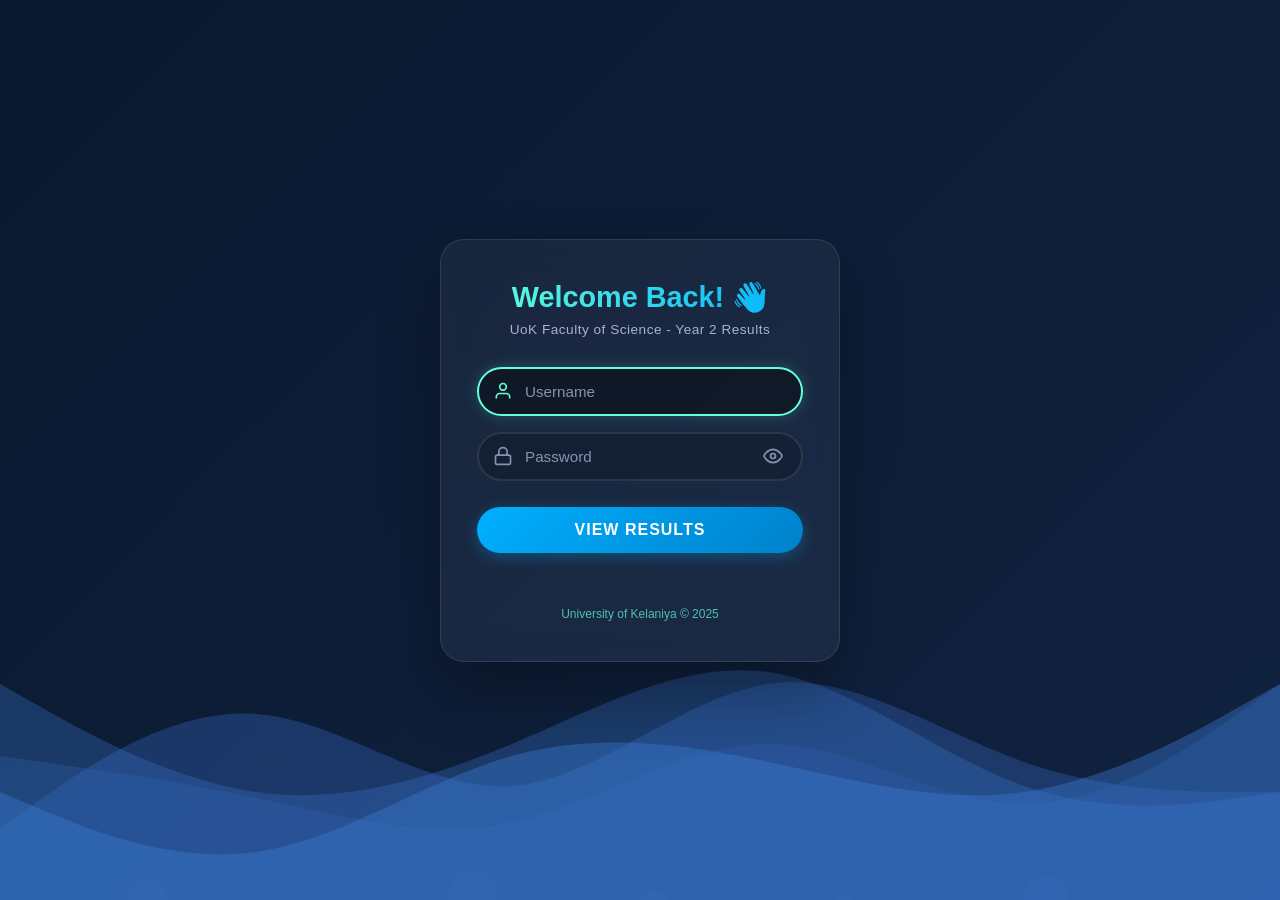
<file: index.html>
<!DOCTYPE html>
<html lang="en">
<head>
<meta charset="UTF-8">
<meta name="viewport" content="width=device-width, initial-scale=1.0, maximum-scale=1.0, user-scalable=no">
<meta name="theme-color" content="#1a73e8">
<meta name="apple-mobile-web-app-capable" content="yes">
<meta name="apple-mobile-web-app-status-bar-style" content="black-translucent">
<meta name="apple-mobile-web-app-title" content="UoK Results">
<link rel="apple-touch-icon" href="/icon-192.png">
<link rel="manifest" href="/manifest.json">
<title>UoK Science Results</title>
<style>
* { box-sizing: border-box; margin: 0; padding: 0; }
body { font-family: -apple-system, BlinkMacSystemFont, 'Segoe UI', Roboto, Oxygen, sans-serif; background: #f0f2f5; color: #333; -webkit-tap-highlight-color: transparent; overscroll-behavior-y: contain; }

/* ===== LOADING OVERLAY ===== */
.loading-overlay { position: fixed; top: 0; left: 0; right: 0; bottom: 0; background: #f0f2f5; display: flex; justify-content: center; align-items: center; z-index: 9000; flex-direction: column; transition: opacity 0.3s; }
.loading-overlay.hidden { opacity: 0; pointer-events: none; }
.spinner { border: 4px solid rgba(26, 115, 232, 0.2); width: 40px; height: 40px; border-radius: 50%; border-left-color: #1a73e8; animation: spin 1s linear infinite; margin-bottom: 10px; }
@keyframes spin { 0% { transform: rotate(0deg); } 100% { transform: rotate(360deg); } }

/* ===== LOGIN PAGE (Animated Ocean Theme) ===== */
.login-page {
  position: fixed; top: 0; left: 0; right: 0; bottom: 0; z-index: 9999;
  background: linear-gradient(135deg, #0a192f 0%, #112240 50%, #0a192f 100%);
  background-size: 200% 200%;
  animation: oceanGradient 15s ease infinite;
  display: flex; align-items: center; justify-content: center;
  overflow: hidden;
  transition: opacity 0.5s ease, transform 0.5s ease;
}
.login-page.hidden {
  opacity: 0; transform: scale(1.05); pointer-events: none;
}
@keyframes oceanGradient {
  0% { background-position: 0% 50%; }
  50% { background-position: 100% 50%; }
  100% { background-position: 0% 50%; }
}

/* Floating bubbles */
.bubbles { position: absolute; width: 100%; height: 100%; top: 0; left: 0; overflow: hidden; pointer-events: none; }
.bubble {
  position: absolute; bottom: -20px; background: rgba(255, 255, 255, 0.1); border-radius: 50%;
  animation: rise 10s infinite ease-in;
}
.bubble:nth-child(1) { width: 40px; height: 40px; left: 10%; animation-duration: 8s; }
.bubble:nth-child(2) { width: 20px; height: 20px; left: 20%; animation-duration: 5s; animation-delay: 1s; }
.bubble:nth-child(3) { width: 50px; height: 50px; left: 35%; animation-duration: 7s; animation-delay: 2s; }
.bubble:nth-child(4) { width: 30px; height: 30px; left: 50%; animation-duration: 11s; animation-delay: 0s; }
.bubble:nth-child(5) { width: 25px; height: 25px; left: 65%; animation-duration: 6s; animation-delay: 3s; }
.bubble:nth-child(6) { width: 45px; height: 45px; left: 80%; animation-duration: 9s; animation-delay: 1s; }
@keyframes rise {
  0% { bottom: -20px; transform: translateX(0); opacity: 0; }
  50% { opacity: 1; }
  100% { bottom: 1080px; transform: translateX(-50px); opacity: 0; }
}

.login-waves { position: absolute; bottom: 0; left: 0; width: 100%; height: 40%; pointer-events: none; }
.login-waves svg { width: 100%; height: 100%; display: block; position: absolute; bottom: 0; left: 0; }
.wave1 { animation: waveSlide 12s linear infinite; fill: rgba(30, 60, 114, 0.6); }
.wave2 { animation: waveSlide 18s linear infinite reverse; fill: rgba(42, 82, 152, 0.5); }
.wave3 { animation: waveSlide 10s linear infinite; fill: rgba(58, 123, 213, 0.4); }
.wave4 { animation: waveSlide 14s linear infinite reverse; fill: rgba(58, 123, 213, 0.3); }
@keyframes waveSlide { 0% { transform: translateX(0); } 100% { transform: translateX(-50%); } }

.login-card {
  background: rgba(255, 255, 255, 0.05); backdrop-filter: blur(16px); -webkit-backdrop-filter: blur(16px);
  border: 1px solid rgba(255, 255, 255, 0.1); border-radius: 24px; padding: 40px 36px;
  width: 90%; max-width: 400px; text-align: center; position: relative; z-index: 2;
  animation: loginSlideUp 0.8s cubic-bezier(0.16, 1, 0.3, 1);
  box-shadow: 0 30px 60px rgba(0,0,0,0.3);
}
@keyframes loginSlideUp { from { opacity: 0; transform: translateY(40px); } to { opacity: 1; transform: translateY(0); } }

.login-card h2 {
  font-size: 1.8em; margin-bottom: 8px; font-weight: 700;
  background: linear-gradient(90deg, #64ffda, #00b0ff, #64ffda);
  background-size: 200% auto; color: transparent; -webkit-background-clip: text; background-clip: text;
  animation: shimmerText 3s linear infinite;
}
@keyframes shimmerText { to { background-position: 200% center; } }
.login-wave-emoji { display: inline-block; animation: waveHand 2.5s infinite; transform-origin: 70% 70%; }
@keyframes waveHand {
  0% { transform: rotate( 0.0deg) } 10% { transform: rotate(14.0deg) }
  20% { transform: rotate(-8.0deg) } 30% { transform: rotate(14.0deg) }
  40% { transform: rotate(-4.0deg) } 50% { transform: rotate(10.0deg) }
  60% { transform: rotate( 0.0deg) } 100% { transform: rotate( 0.0deg) }
}

.login-card .login-subtitle { color: #a8b2d1; font-size: 0.85em; margin-bottom: 30px; letter-spacing: 0.5px; }

.login-field { position: relative; margin-bottom: 16px; opacity: 0; animation: fadeInField 0.5s ease forwards; }
.login-field:nth-child(1) { animation-delay: 0.2s; }
.login-field:nth-child(2) { animation-delay: 0.3s; }
@keyframes fadeInField { to { opacity: 1; } }

.login-field input {
  width: 100%; padding: 14px 16px 14px 46px; border: 2px solid rgba(255,255,255,0.1);
  border-radius: 50px; font-size: 0.95em; outline: none; background: rgba(0,0,0,0.2); color: #fff;
  transition: all 0.3s ease;
}
.login-field input:focus { border-color: #64ffda; background: rgba(0,0,0,0.4); box-shadow: 0 0 15px rgba(100,255,218,0.2); }
.login-field input::placeholder { color: #8892b0; }

.login-field .field-icon { position: absolute; left: 16px; top: 50%; transform: translateY(-50%); color: #8892b0; transition: color 0.3s; }
.login-field input:focus ~ .field-icon { color: #64ffda; }
.toggle-pwd {
  position: absolute; right: 16px; top: 50%; transform: translateY(-50%); background: none; border: none;
  color: #8892b0; cursor: pointer; padding: 4px; display: flex; align-items: center; transition: color 0.3s;
}
.toggle-pwd:hover { color: #64ffda; }

.login-btn {
  width: 100%; padding: 14px; border: none; border-radius: 50px;
  background: linear-gradient(135deg, #00b0ff, #0081cb); color: white; font-size: 1em; font-weight: 600;
  letter-spacing: 1px; cursor: pointer; margin-top: 10px; transition: all 0.3s;
  box-shadow: 0 4px 15px rgba(0,176,255,0.3); opacity: 0; animation: fadeInField 0.5s ease forwards; animation-delay: 0.4s;
}
.login-btn:hover { transform: translateY(-2px); box-shadow: 0 6px 20px rgba(0,176,255,0.5); }
.login-btn:active { transform: translateY(0); }
.login-error { color: #ff5252; font-size: 0.82em; margin-top: 10px; min-height: 20px; transition: opacity 0.3s; }
.login-footer { margin-top: 24px; color: #64ffda; font-size: 0.75em; opacity: 0.7; }

/* ===== DASHBOARD ===== */
.dashboard { display: none; }
.dashboard.visible { display: block; }
.header { background: linear-gradient(135deg, #1a73e8, #0d47a1); color: white; padding: 20px 16px; text-align: center; position: sticky; top: 0; z-index: 100; }
.header h1 { font-size: 1.3em; margin-bottom: 2px; }
.header p { opacity: 0.9; font-size: 0.85em; }
.header .meta { font-size: 0.72em; opacity: 0.75; margin-top: 6px; }
.header .logout-btn {
  position: absolute; right: 12px; top: 50%; transform: translateY(-50%);
  background: rgba(255,255,255,0.15); border: 1px solid rgba(255,255,255,0.3);
  color: white; padding: 6px 14px; border-radius: 20px; font-size: 0.75em;
  cursor: pointer; transition: background 0.2s;
}
.header .logout-btn:hover { background: rgba(255,255,255,0.25); }
.install-banner { display: none; background: #e8f0fe; border-bottom: 1px solid #c2d7f2; padding: 10px 16px; text-align: center; font-size: 0.85em; color: #1a73e8; cursor: pointer; }
.install-banner:hover { background: #d2e3fc; }
.install-banner.show { display: block; }

.container { max-width: 1200px; margin: 0 auto; padding: 12px 12px 80px; }
.summary-bar { display: grid; grid-template-columns: repeat(5, 1fr); gap: 8px; margin-bottom: 14px; }
.summary-card { background: white; border-radius: 10px; padding: 12px 8px; box-shadow: 0 1px 3px rgba(0,0,0,0.08); text-align: center; }
.summary-card .num { font-size: 1.5em; font-weight: 700; }
.summary-card .label { font-size: 0.65em; color: #666; margin-top: 2px; }
.blue { color: #1a73e8; }
.green { color: #2e7d32; }
.red { color: #c62828; }
.orange { color: #f57c00; }

.search-bar { margin-bottom: 14px; display: flex; gap: 8px; position: sticky; top: 82px; z-index: 90; background: #f0f2f5; padding: 6px 0; }
.search-bar input { flex: 1; padding: 11px 14px; border: 1px solid #ddd; border-radius: 10px; font-size: 0.95em; outline: none; background: white; }
.search-bar input:focus { border-color: #1a73e8; box-shadow: 0 0 0 2px rgba(26,115,232,0.2); }
.sort-btn { padding: 11px 14px; border: 1px solid #ddd; border-radius: 10px; background: white; cursor: pointer; font-size: 0.85em; white-space: nowrap; }
.sort-btn:hover { background: #f0f2f5; }
.sort-btn.active { background: #1a73e8; color: white; border-color: #1a73e8; }

.student-card { background: white; border-radius: 10px; margin-bottom: 8px; box-shadow: 0 1px 3px rgba(0,0,0,0.08); overflow: hidden; }
.student-header { display: flex; justify-content: space-between; align-items: center; padding: 12px 14px; cursor: pointer; user-select: none; -webkit-user-select: none; }
.student-header:active { background: #f0f2f5; }
.student-info { flex: 1; min-width: 0; }
.student-id { font-weight: 700; color: #1a73e8; font-size: 0.92em; }
.student-name { color: #555; font-size: 0.8em; margin-top: 1px; white-space: nowrap; overflow: hidden; text-overflow: ellipsis; }
.student-gpa { text-align: right; flex-shrink: 0; margin-left: 8px; }
.gpa-value { font-size: 1.3em; font-weight: 700; }
.gpa-label { font-size: 0.65em; color: #888; text-transform: uppercase; }
.gpa-high { color: #2e7d32; }
.gpa-mid { color: #f57f17; }
.gpa-low { color: #c62828; }

.student-details { display: none; padding: 0 14px 12px; border-top: 1px solid #eee; }
.student-details.open { display: block; }
.course-table { width: 100%; border-collapse: collapse; margin-top: 8px; font-size: 0.78em; }
.course-table th { background: #f0f2f5; padding: 6px; text-align: left; font-weight: 600; border-bottom: 2px solid #ddd; position: sticky; top: 0; }
.course-table td { padding: 5px 6px; border-bottom: 1px solid #eee; }
.course-table tr:active td { background: #f0f2f5; }
.grade-a { color: #2e7d32; font-weight: 600; }
.grade-b { color: #1565c0; font-weight: 600; }
.grade-c { color: #f57f17; font-weight: 600; }
.grade-d { color: #e65100; font-weight: 600; }
.grade-fail { color: #c62828; font-weight: 600; }

.no-results { background: white; border-radius: 10px; padding: 12px 14px; margin-bottom: 8px; box-shadow: 0 1px 3px rgba(0,0,0,0.08); color: #999; font-size: 0.9em; display: flex; align-items: center; justify-content: space-between;}
.no-results .student-id { color: #c62828; font-weight: 700;}
.no-results.protected .student-id { color: #f57c00; }

.toggle-icon { font-size: 1em; color: #999; margin-left: 8px; transition: transform 0.2s; flex-shrink: 0; }
.toggle-icon.open { transform: rotate(90deg); }
.absent { color: #c62828; font-style: italic; }
.detail-meta { margin-bottom: 6px; color: #666; font-size: 0.78em; line-height: 1.4; }
.count-badge { display: inline-block; background: #e8eaf6; color: #3f51b5; padding: 1px 6px; border-radius: 10px; font-size: 0.75em; margin-left: 4px; }

.tab-bar { position: fixed; bottom: 0; left: 0; right: 0; background: white; border-top: 1px solid #e0e0e0; display: flex; padding: 6px 0; padding-bottom: max(6px, env(safe-area-inset-bottom)); z-index: 100; }
.tab { flex: 1; text-align: center; padding: 4px 0; font-size: 0.7em; color: #666; cursor: pointer; }
.tab.active { color: #1a73e8; font-weight: 600; }
.tab svg { display: block; margin: 0 auto 2px; }

@media (min-width: 601px) {
  .header h1 { font-size: 1.6em; }
  .summary-card .num { font-size: 1.8em; }
  .summary-card .label { font-size: 0.78em; }
  .student-header { padding: 14px 18px; }
  .container { padding: 16px 16px 24px; }
  .tab-bar { display: none; }
  .container { padding-bottom: 24px; }
  .search-bar { top: 90px; }
}
@media (max-width: 600px) {
  .summary-bar { grid-template-columns: repeat(3, 1fr); }
  .summary-bar .summary-card:nth-child(4),
  .summary-bar .summary-card:nth-child(5) { grid-column: span 1; }
  .course-table { font-size: 0.7em; }
  .course-table th:nth-child(2), .course-table td:nth-child(2),
  .course-table th:nth-child(3), .course-table td:nth-child(3),
  .course-table th:nth-child(5), .course-table td:nth-child(5) { display: none; }
}
@media (max-width: 400px) {
  .summary-bar { grid-template-columns: repeat(2, 1fr); }
}
</style>
</head>
<body>

<!-- ===== LOADING OVERLAY ===== -->
<div class="loading-overlay" id="loadingOverlay">
  <div class="spinner"></div>
  <p>Loading Results...</p>
</div>

<!-- ===== LOGIN PAGE ===== -->
<div class="login-page hidden" id="loginPage">
  <div class="bubbles">
    <div class="bubble"></div><div class="bubble"></div><div class="bubble"></div>
    <div class="bubble"></div><div class="bubble"></div><div class="bubble"></div>
  </div>
  <div class="login-waves">
    <svg viewBox="0 0 1440 320" preserveAspectRatio="none">
      <path class="wave1" d="M0,192L48,197.3C96,203,192,213,288,229.3C384,245,480,267,576,250.7C672,235,768,181,864,181.3C960,181,1056,235,1152,234.7C1248,235,1344,181,1392,154.7L1440,128V320H0Z" />
      <path class="wave2" d="M0,256L48,229.3C96,203,192,149,288,154.7C384,160,480,224,576,218.7C672,213,768,139,864,128C960,117,1056,171,1152,197.3C1248,224,1344,224,1392,224L1440,224V320H0Z" />
      <path class="wave3" d="M0,224L48,240C96,256,192,288,288,277.3C384,267,480,213,576,192C672,171,768,181,864,197.3C960,213,1056,235,1152,224C1248,213,1344,171,1392,149.3L1440,128V320H0Z" />
      <path class="wave4" d="M0,128L48,149.3C96,171,192,213,288,224C384,235,480,213,576,181.3C672,149,768,107,864,117.3C960,128,1056,192,1152,218.7C1248,245,1344,235,1392,229.3L1440,224V320H0Z" />
    </svg>
  </div>
  
  <div class="login-card">
    <h2>Welcome Back! <span class="login-wave-emoji">👋</span></h2>
    <p class="login-subtitle">UoK Faculty of Science - Year 2 Results</p>
    <form onsubmit="handleLogin(event)">
      <div class="login-field">
        <input type="text" id="loginUser" placeholder="Username" autocomplete="off" autofocus>
        <svg class="field-icon" width="20" height="20" viewBox="0 0 24 24" fill="none" stroke="currentColor" stroke-width="2"><path d="M20 21v-2a4 4 0 00-4-4H8a4 4 0 00-4 4v2"/><circle cx="12" cy="7" r="4"/></svg>
      </div>
      <div class="login-field">
        <input type="password" id="loginPwd" placeholder="Password" autocomplete="off">
        <svg class="field-icon" width="20" height="20" viewBox="0 0 24 24" fill="none" stroke="currentColor" stroke-width="2"><rect x="3" y="11" width="18" height="11" rx="2" ry="2"/><path d="M7 11V7a5 5 0 0110 0v4"/></svg>
        <button type="button" class="toggle-pwd" onclick="togglePassword()" tabindex="-1">
          <svg id="eyeIcon" width="20" height="20" viewBox="0 0 24 24" fill="none" stroke="currentColor" stroke-width="2"><path d="M1 12s4-8 11-8 11 8 11 8-4 8-11 8-11-8-11-8z"/><circle cx="12" cy="12" r="3"/></svg>
        </button>
      </div>
      <button type="submit" class="login-btn">VIEW RESULTS</button>
      <div class="login-error" id="loginError"></div>
    </form>
    <div class="login-footer">University of Kelaniya &copy; 2025</div>
  </div>
</div>

<!-- ===== DASHBOARD ===== -->
<div class="dashboard" id="dashboard">
  <div class="install-banner" id="installBanner" onclick="installPWA()">
    Install this app on your device for quick access
  </div>
  <div class="header" style="position:relative;">
    <h1>UoK Science Results</h1>
    <p>Faculty of Science - Year 2 (2023/2024)</p>
    <p class="meta">Updated: <span id="lastUpdated">Loading...</span> | Auto-scraped every 30 mins</p>
    <button class="logout-btn" onclick="handleLogout()">Logout</button>
  </div>
  <div class="container">
    <div class="summary-bar">
      <div class="summary-card"><div class="num blue" id="countTotal">-</div><div class="label">Total</div></div>
      <div class="summary-card"><div class="num green" id="countSuccess">-</div><div class="label">Results</div></div>
      <div class="summary-card"><div class="num orange" id="countProtected">-</div><div class="label">Protected</div></div>
      <div class="summary-card"><div class="num red" id="countPending">-</div><div class="label">Pending</div></div>
      <div class="summary-card"><div class="num blue" id="calcAvgGpa">-</div><div class="label">Avg GPA</div></div>
    </div>

    <div class="search-bar">
      <input type="text" id="searchInput" placeholder="Search ID, name, or course..." oninput="render()">
      <button class="sort-btn" id="sortBtn" onclick="toggleSort()">Sort</button>
    </div>

    <div id="studentList"></div>
  </div>

  <div class="tab-bar">
    <div class="tab active" onclick="setTab('all')">
      <svg width="20" height="20" viewBox="0 0 24 24" fill="none" stroke="currentColor" stroke-width="2"><path d="M3 9l9-7 9 7v11a2 2 0 01-2 2H5a2 2 0 01-2-2z"/><polyline points="9 22 9 12 15 12 15 22"/></svg>
      All
    </div>
    <div class="tab" onclick="setTab('results')">
      <svg width="20" height="20" viewBox="0 0 24 24" fill="none" stroke="currentColor" stroke-width="2"><path d="M22 11.08V12a10 10 0 11-5.93-9.14"/><polyline points="22 4 12 14.01 9 11.01"/></svg>
      Results
    </div>
    <div class="tab" onclick="setTab('protected')">
      <svg width="20" height="20" viewBox="0 0 24 24" fill="none" stroke="currentColor" stroke-width="2"><path d="M21 2l-2 2m-7.61 7.61a5.5 5.5 0 1 1-7.778 7.778 5.5 5.5 0 0 1 7.777-7.777zm0 0L15.5 7.5m0 0l3 3L22 7l-3-3m-3.5 3.5L19 4"/></svg>
      Protected
    </div>
    <div class="tab" onclick="setTab('pending')">
      <svg width="20" height="20" viewBox="0 0 24 24" fill="none" stroke="currentColor" stroke-width="2"><circle cx="12" cy="12" r="10"/><polyline points="12 6 12 12 16 14"/></svg>
      Pending
    </div>
  </div>
</div>

<script>
var DATA = [];
var sortMode = 'default';
var filterMode = 'all';
var expanded = {};

var AUTH_USER = 'ecs4';
var AUTH_PASS = 'ecs4';

// Fetch Data dynamically
async function loadData() {
  try {
    const timestampUrl = 'data/scrape_state.json?v=' + Date.now();
    const resultsUrl = 'data/results.json?v=' + Date.now();
    
    // Fetch state for timestamp
    fetch(timestampUrl)
      .then(r => r.json())
      .then(state => {
        if(state.timestamp) document.getElementById('lastUpdated').textContent = state.timestamp;
      }).catch(err => console.log('Could not load scrape_state.json', err));

    // Fetch actual results
    const res = await fetch(resultsUrl);
    if (!res.ok) throw new Error("Failed to load results.json");
    const rawData = await res.json();
    
    processResults(rawData);
    
    document.getElementById('loadingOverlay').classList.add('hidden');
    
    if (localStorage.getItem('uok_user') === AUTH_USER) {
      document.getElementById('dashboard').classList.add('visible');
    } else {
      document.getElementById('loginPage').classList.remove('hidden');
    }

  } catch (error) {
    console.error(error);
    document.getElementById('loadingOverlay').innerHTML = '<p style="color:red">Failed to load data. Please refresh.</p>';
  }
}

// Convert Grades to Points
const gradePoints = {
  'A+': 4.0, 'A': 4.0, 'A-': 3.7,
  'B+': 3.3, 'B': 3.0, 'B-': 2.7,
  'C+': 2.3, 'C': 2.0, 'C-': 1.7,
  'D+': 1.3, 'D': 1.0,
  'E': 0.0, 'F': 0.0, '**': 0.0
};

function calculateActualGPA(courses) {
  if (!courses || courses.length === 0) return null;
  let totalPoints = 0;
  let totalCredits = 0;
  
  courses.forEach(c => {
    let code = c['Course Code'] || c['CourseCode'] || '';
    let grade = (c['Grade'] || '').trim().toUpperCase();
    let examStatus = (c['ExamStatus'] || '').trim().toUpperCase();
    
    // Skip headers and non-GPA courses
    if (code.startsWith('Course Code') || code.startsWith('ACLT')) return;
    
    // Treat Absent as 0.0
    if (examStatus === 'ABSENT' || grade === 'ABS' || grade === '**') {
      grade = 'E'; // Map to 0.0 grade point
    }
    
    if (!grade) return;
    
    // Extract credit from last digit of course code (e.g. BECS 11223 -> 3)
    let creditMatch = code.match(/\d$/);
    if (!creditMatch) return;
    let credits = parseInt(creditMatch[0]);
    
    if (gradePoints.hasOwnProperty(grade)) {
      let gp = gradePoints[grade];
      
      // If repeating (Attempt > 1), max grade point is C (2.0)
      let attempt = parseInt(c['Attempt']) || 1;
      if (attempt > 1 && gp > 2.0) {
        gp = 2.0;
      }
      
      totalPoints += (gp * credits);
      totalCredits += credits;
    }
  });
  
  if (totalCredits === 0) return null;
  return (totalPoints / totalCredits).toFixed(2);
}

function processResults(rawData) {
  DATA = rawData.map(student => {
    // Determine category
    student.isProtected = false;
    student.isPending = false;
    student.isSuccess = false;
    
    if (student.error) {
      if (student.error.includes('Could not find Year 1 Registration link')) {
        student.isProtected = true;
      } else {
        student.isPending = true;
      }
    } else {
      student.isSuccess = true;
      student.actual_gpa = calculateActualGPA(student.courses);
    }
    return student;
  });

  // Calculate summaries
  let successCount = DATA.filter(s => s.isSuccess).length;
  let protectedCount = DATA.filter(s => s.isProtected).length;
  let pendingCount = DATA.filter(s => s.isPending).length;
  
  document.getElementById('countTotal').textContent = DATA.length;
  document.getElementById('countSuccess').textContent = successCount;
  document.getElementById('countProtected').textContent = protectedCount;
  document.getElementById('countPending').textContent = pendingCount;
  
  let validGpas = DATA.filter(s => s.actual_gpa != null).map(s => parseFloat(s.actual_gpa));
  if (validGpas.length > 0) {
    let sum = validGpas.reduce((a, b) => a + b, 0);
    document.getElementById('calcAvgGpa').textContent = (sum / validGpas.length).toFixed(2);
  } else {
    document.getElementById('calcAvgGpa').textContent = "0.00";
  }

  render();
}

function gradeClass(g) {
  if (!g) return '';
  var u = g.trim().toUpperCase();
  if (u.startsWith('A')) return 'grade-a';
  if (u.startsWith('B')) return 'grade-b';
  if (u.startsWith('C')) return 'grade-c';
  if (u.startsWith('D')) return 'grade-d';
  if (u === '**' || u === 'E' || u === 'F') return 'grade-fail';
  return '';
}

function gpaClass(gpa) {
  var g = parseFloat(gpa);
  if (isNaN(g)) return '';
  if (g >= 2.5) return 'gpa-high';
  if (g >= 1.5) return 'gpa-mid';
  return 'gpa-low';
}

function toggleDetails(id) {
  expanded[id] = !expanded[id];
  render();
}

function toggleSort() {
  var modes = ['default', 'gpa-desc', 'gpa-asc', 'name'];
  var labels = ['Default', 'GPA ↓', 'GPA ↑', 'Name'];
  var idx = modes.indexOf(sortMode);
  idx = (idx + 1) % modes.length;
  sortMode = modes[idx];
  document.getElementById('sortBtn').textContent = labels[idx];
  document.getElementById('sortBtn').className = sortMode === 'default' ? 'sort-btn' : 'sort-btn active';
  render();
}

function setTab(mode) {
  filterMode = mode;
  document.querySelectorAll('.tab').forEach(function(t, i) {
    t.className = 'tab' + (['all','results','protected','pending'][i] === mode ? ' active' : '');
  });
  render();
}

function render() {
  var query = document.getElementById('searchInput').value.toLowerCase();
  
  var filtered = DATA.filter(function(s) {
    if (filterMode === 'results' && !s.isSuccess) return false;
    if (filterMode === 'protected' && !s.isProtected) return false;
    if (filterMode === 'pending' && !s.isPending) return false;
    
    if (!query) return true;
    var text = (s.student_id + ' ' + (s.name_initial||'') + ' ' + (s.full_name||'')).toLowerCase();
    if (text.indexOf(query) >= 0) return true;
    return (s.courses||[]).some(function(c) {
      return ((c['Course Code']||c['CourseCode']||'')).toLowerCase().indexOf(query) >= 0;
    });
  });

  if (sortMode === 'gpa-desc') {
    filtered.sort(function(a,b) { return (parseFloat(b.actual_gpa)||parseFloat(b.gpa)||0) - (parseFloat(a.actual_gpa)||parseFloat(a.gpa)||0); });
  } else if (sortMode === 'gpa-asc') {
    filtered.sort(function(a,b) { return (parseFloat(a.actual_gpa)||parseFloat(a.gpa)||0) - (parseFloat(b.actual_gpa)||parseFloat(b.gpa)||0); });
  } else if (sortMode === 'name') {
    filtered.sort(function(a,b) { return (a.name_initial||'').localeCompare(b.name_initial||''); });
  }

  var html = '';
  filtered.forEach(function(s) {
    var sid = s.student_id;
    
    if (s.isProtected) {
      html += '<div class="no-results protected"><span class="student-id">' + sid + '</span> <span>🔒 Protected Account</span></div>';
      return;
    }
    if (s.isPending) {
      html += '<div class="no-results pending"><span class="student-id">' + sid + '</span> <span>⏳ Pending / Error</span></div>';
      return;
    }

    var isOpen = expanded[sid];
    var displayGpa = s.actual_gpa || s.gpa || 'N/A';
    var gc = gpaClass(displayGpa);
    var courseCount = (s.courses||[]).filter(function(c) { return c['Course Code'] && !c['Course Code'].startsWith('Course Code'); }).length;
    
    html += '<div class="student-card">';
    html += '<div class="student-header" onclick="toggleDetails(\'' + sid + '\')">';
    html += '<div class="student-info"><div class="student-id">' + sid + ' <span class="count-badge">' + courseCount + ' courses</span></div>';
    html += '<div class="student-name">' + (s.name_initial||'N/A') + '</div></div>';
    html += '<div class="student-gpa"><div class="gpa-value ' + gc + '">' + displayGpa + '</div><div class="gpa-label">ACTUAL GPA</div></div>';
    if(s.gpa && s.gpa !== displayGpa && displayGpa !== 'N/A') {
      html += '<div class="student-gpa" style="opacity:0.5;transform:scale(0.8);"><div class="gpa-value ' + gpaClass(s.gpa) + '">' + s.gpa + '</div><div class="gpa-label">SITE GPA</div></div>';
    }
    html += '<div class="toggle-icon' + (isOpen ? ' open' : '') + '">&#9654;</div>';
    html += '</div>';

    if (isOpen) {
      html += '<div class="student-details open">';
      html += '<p class="detail-meta"><strong>Name:</strong> ' + (s.full_name||'') + '<br><strong>Credits:</strong> ' + (s.total_credit||'N/A') + ' | <strong>Non-GPA:</strong> ' + (s.non_gpa_credit||'N/A') + '</p>';
      html += '<table class="course-table"><thead><tr><th>Course</th><th>Year</th><th>Att</th><th>Status</th><th>Note</th><th>Grade</th></tr></thead><tbody>';
      (s.courses||[]).forEach(function(c) {
        var code = c['Course Code'] || c['CourseCode'] || '';
        if (code.startsWith('Course Code')) return;
        var grade = c['Grade'] || '';
        var examNote = c['Exam Note'] || c['ExamNote'] || '';
        var examStatus = c['ExamStatus'] || '';
        var absCls = examStatus === 'Absent' ? ' class="absent"' : '';
        html += '<tr><td>' + code + '</td><td>' + (c['AcYear']||'') + '</td><td>' + (c['Attempt']||'') + '</td><td' + absCls + '>' + examStatus + '</td><td>' + examNote + '</td><td class="' + gradeClass(grade) + '">' + grade + '</td></tr>';
      });
      html += '</tbody></table></div>';
    }
    html += '</div>';
  });

  if (filtered.length === 0) {
    html = '<div style="text-align:center;color:#999;padding:40px;">No students match your filter.</div>';
  }

  document.getElementById('studentList').innerHTML = html;
}

// ===== LOGIN LOGIC =====
function togglePassword() {
  var pwdField = document.getElementById('loginPwd');
  var eyeIcon = document.getElementById('eyeIcon');
  if (pwdField.type === 'password') {
    pwdField.type = 'text';
    eyeIcon.innerHTML = '<path d="M17.94 17.94A10.07 10.07 0 0112 20c-7 0-11-8-11-8a18.45 18.45 0 015.06-5.94M9.9 4.24A9.12 9.12 0 0112 4c7 0 11 8 11 8a18.5 18.5 0 01-2.16 3.19m-6.72-1.07a3 3 0 11-4.24-4.24"/><line x1="1" y1="1" x2="23" y2="23"/>';
  } else {
    pwdField.type = 'password';
    eyeIcon.innerHTML = '<path d="M1 12s4-8 11-8 11 8 11 8-4 8-11 8-11-8-11-8z"/><circle cx="12" cy="12" r="3"/>';
  }
}

function handleLogin(e) {
  e.preventDefault();
  var user = document.getElementById('loginUser').value.trim();
  var pwd = document.getElementById('loginPwd').value;
  var errorEl = document.getElementById('loginError');

  if (!user) {
    errorEl.textContent = 'Please enter your username';
    return;
  }

  if (!pwd) {
    errorEl.textContent = 'Please enter your password';
    return;
  }

  if (user !== AUTH_USER || pwd !== AUTH_PASS) {
    errorEl.textContent = 'Invalid username or password.';
    document.getElementById('loginUser').style.borderColor = '#ff5252';
    document.getElementById('loginPwd').style.borderColor = '#ff5252';
    setTimeout(function() {
      document.getElementById('loginUser').style.borderColor = '';
      document.getElementById('loginPwd').style.borderColor = '';
    }, 2000);
    return;
  }

  localStorage.setItem('uok_user', user);
  errorEl.textContent = '';
  document.getElementById('loginPage').classList.add('hidden');
  setTimeout(function() {
    document.getElementById('dashboard').classList.add('visible');
  }, 400);
}

function handleLogout() {
  localStorage.removeItem('uok_user');
  document.getElementById('dashboard').classList.remove('visible');
  document.getElementById('loginPage').classList.remove('hidden');
  document.getElementById('loginUser').value = '';
  document.getElementById('loginPwd').value = '';
  document.getElementById('loginError').textContent = '';
}

// PWA Install
var deferredPrompt;
window.addEventListener('beforeinstallprompt', function(e) {
  e.preventDefault();
  deferredPrompt = e;
  document.getElementById('installBanner').classList.add('show');
});

function installPWA() {
  if (deferredPrompt) {
    deferredPrompt.prompt();
    deferredPrompt.userChoice.then(function() {
      deferredPrompt = null;
      document.getElementById('installBanner').classList.remove('show');
    });
  }
}

// Register Service Worker
if ('serviceWorker' in navigator) {
  navigator.serviceWorker.register('/sw.js').catch(function() {});
}

// Start sequence
loadData();
</script>
</body>
</html>
</file>
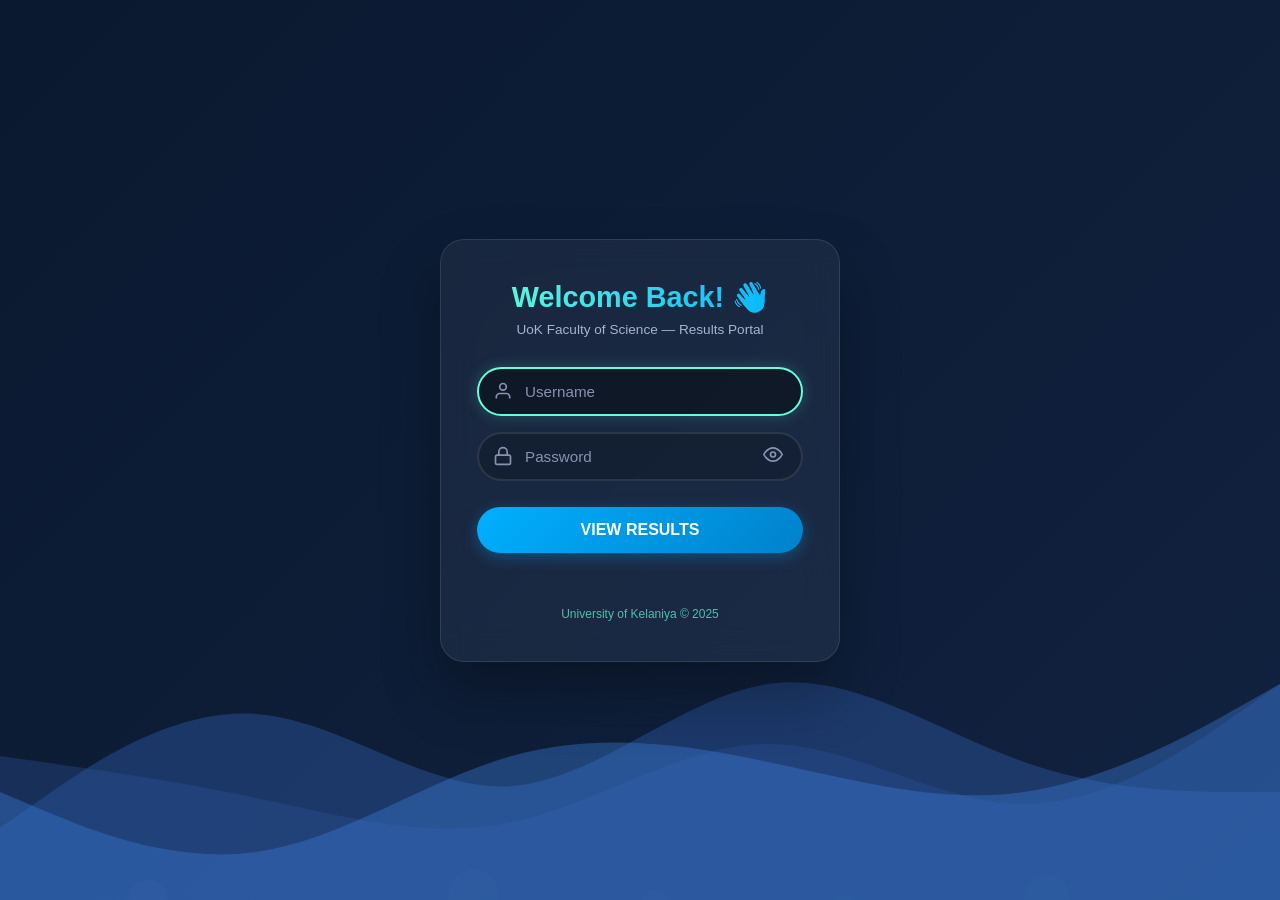
<file: static/index.html>
<!DOCTYPE html>
<html lang="en">
<head>
<meta charset="UTF-8">
<meta name="viewport" content="width=device-width, initial-scale=1.0, maximum-scale=1.0, user-scalable=no">
<meta name="theme-color" content="#0a192f">
<meta name="apple-mobile-web-app-capable" content="yes">
<meta name="apple-mobile-web-app-title" content="UoK Results">
<link rel="manifest" href="/manifest.json">
<title>UoK Science Results Portal</title>
<link rel="stylesheet" href="/static/styles.css">
</head>
<body>

<!-- ===== LOGIN PAGE ===== -->
<div class="login-page" id="loginPage">
  <div class="bubbles"><div class="bubble"></div><div class="bubble"></div><div class="bubble"></div><div class="bubble"></div><div class="bubble"></div><div class="bubble"></div></div>
  <div class="login-waves"><svg viewBox="0 0 1440 320" preserveAspectRatio="none">
    <path class="wave1" d="M0,192L48,197.3C96,203,192,213,288,229.3C384,245,480,267,576,250.7C672,235,768,181,864,181.3C960,181,1056,235,1152,234.7C1248,235,1344,181,1392,154.7L1440,128V320H0Z"/>
    <path class="wave2" d="M0,256L48,229.3C96,203,192,149,288,154.7C384,160,480,224,576,218.7C672,213,768,139,864,128C960,117,1056,171,1152,197.3C1248,224,1344,224,1392,224L1440,224V320H0Z"/>
    <path class="wave3" d="M0,224L48,240C96,256,192,288,288,277.3C384,267,480,213,576,192C672,171,768,181,864,197.3C960,213,1056,235,1152,224C1248,213,1344,171,1392,149.3L1440,128V320H0Z"/>
  </svg></div>
  <div class="login-card">
    <h2>Welcome Back! <span class="wave-emoji">👋</span></h2>
    <p class="login-subtitle">UoK Faculty of Science — Results Portal</p>
    <form onsubmit="handleLogin(event)">
      <div class="login-field"><input type="text" id="loginUser" placeholder="Username" autocomplete="off" autofocus>
        <svg class="field-icon" width="20" height="20" viewBox="0 0 24 24" fill="none" stroke="currentColor" stroke-width="2"><path d="M20 21v-2a4 4 0 00-4-4H8a4 4 0 00-4 4v2"/><circle cx="12" cy="7" r="4"/></svg></div>
      <div class="login-field"><input type="password" id="loginPwd" placeholder="Password" autocomplete="off">
        <svg class="field-icon" width="20" height="20" viewBox="0 0 24 24" fill="none" stroke="currentColor" stroke-width="2"><rect x="3" y="11" width="18" height="11" rx="2"/><path d="M7 11V7a5 5 0 0110 0v4"/></svg>
        <button type="button" class="toggle-pwd" onclick="togglePassword()"><svg id="eyeIcon" width="20" height="20" viewBox="0 0 24 24" fill="none" stroke="currentColor" stroke-width="2"><path d="M1 12s4-8 11-8 11 8 11 8-4 8-11 8-11-8-11-8z"/><circle cx="12" cy="12" r="3"/></svg></button></div>
      <button type="submit" class="login-btn">VIEW RESULTS</button>
      <div class="login-error" id="loginError"></div>
    </form>
    <div class="login-footer">University of Kelaniya &copy; 2025</div>
  </div>
</div>

<!-- ===== DEPARTMENT SELECTION ===== -->
<div class="page hidden" id="deptPage">
  <div class="header">
    <h1>UoK Science Results</h1>
    <p>Faculty of Science — Select Your Department</p>
    <p class="meta">Last Updated: <span id="lastUpdated">—</span></p>
    <div class="header-actions">
      <button class="header-btn" onclick="showAdmin()" title="Admin">⚙️</button>
      <button class="header-btn" onclick="handleLogout()">Logout</button>
    </div>
  </div>
  <div class="container">
    <div class="dept-grid" id="deptGrid"></div>
  </div>
</div>

<!-- ===== RESULTS VIEW ===== -->
<div class="page hidden" id="resultsPage">
  <div class="header">
    <button class="back-btn" onclick="goBack()">← Back</button>
    <h1 id="deptTitle">Department</h1>
    <p id="deptSubtitle"></p>
    <div class="header-actions"><button class="header-btn" onclick="handleLogout()">Logout</button></div>
  </div>
  <div class="container">
    <div class="summary-bar" id="summaryBar"></div>
    <div class="search-bar">
      <input type="text" id="searchInput" placeholder="Search ID, name, or course..." oninput="renderResults()">
      <button class="sort-btn" id="sortBtn" onclick="toggleSort()">Sort</button>
    </div>
    <div class="tab-row">
      <button class="tab active" onclick="setTab('all')">All</button>
      <button class="tab" onclick="setTab('results')">Results</button>
      <button class="tab" onclick="setTab('protected')">Protected</button>
    </div>
    <div id="studentList"></div>
  </div>
</div>

<!-- ===== ADMIN PANEL ===== -->
<div class="page hidden" id="adminPage">
  <div class="header admin-header">
    <button class="back-btn" onclick="hideAdmin()">← Back</button>
    <h1>Admin Panel</h1>
    <p>Scraper Control &amp; Settings</p>
  </div>
  <!-- Admin login -->
  <div class="container" id="adminLogin">
    <div class="admin-card">
      <h3>Admin Authentication</h3>
      <div class="admin-field"><input type="text" id="adminUser" placeholder="Admin Username"></div>
      <div class="admin-field"><input type="password" id="adminPwd" placeholder="Admin Password"></div>
      <button class="admin-btn" onclick="adminLoginSubmit()">Login as Admin</button>
      <div class="login-error" id="adminError"></div>
    </div>
  </div>
  <!-- Admin controls (shown after login) -->
  <div class="container hidden" id="adminControls">
    <!-- Scraper Status -->
    <div class="admin-card">
      <h3>📡 Scraper Status</h3>
      <div id="scrapeStatus">Loading...</div>
      <div class="status-bar"><div class="status-fill" id="statusFill"></div></div>
    </div>
    <!-- Manual Scrape -->
    <div class="admin-card">
      <h3>🔄 Manual Scrape</h3>
      <div class="admin-row">
        <select id="scrapeMode"><option value="rotation">Rotation (probe 1 per dept)</option><option value="full">Full Scrape</option><option value="discover">Discover New Students</option></select>
        <select id="scrapeDept"><option value="">All Departments</option>
          <option value="ec">EC — Electronics &amp; CS</option><option value="ps">PS — Physical Science</option>
          <option value="pe">PE — Physics &amp; Electronics</option><option value="ss">SS — Sport Science</option>
          <option value="bs">BS — Biological Science</option><option value="ac">AC — Applied Chemistry</option>
          <option value="em">EM — Environmental Mgmt</option><option value="se">SE — Software Engineering</option>
        </select>
      </div>
      <button class="admin-btn" onclick="triggerScrape()" id="scrapeBtn">Start Scrape</button>
    </div>
    <!-- Interval Config -->
    <div class="admin-card">
      <h3>⏱️ Auto-Scrape Interval</h3>
      <div class="admin-row">
        <select id="intervalSelect"><option value="15">15 minutes</option><option value="30" selected>30 minutes</option><option value="60">1 hour</option><option value="120">2 hours</option><option value="180">3 hours</option></select>
        <button class="admin-btn small" onclick="updateInterval()">Save</button>
      </div>
    </div>
    <!-- Change Passwords -->
    <div class="admin-card">
      <h3>🔑 Change Passwords</h3>
      <div class="admin-field"><label>User Password (ecs4)</label><input type="text" id="newUserPwd" placeholder="New user password"></div>
      <div class="admin-field"><label>Admin Password</label><input type="text" id="newAdminPwd" placeholder="New admin password"></div>
      <button class="admin-btn small" onclick="updatePasswords()">Update Passwords</button>
    </div>
    <!-- Protected Students -->
    <div class="admin-card">
      <h3>🔒 Protected Students</h3>
      <p class="admin-hint">Enter passwords for protected accounts so the scraper can access their results.</p>
      <div id="protectedList">Loading...</div>
      <div class="admin-row" style="margin-top:12px">
        <input type="text" id="protSid" placeholder="Student ID (e.g. EC/2023/004)">
        <input type="password" id="protPwd" placeholder="Password">
        <button class="admin-btn small" onclick="addProtected()">Add</button>
      </div>
    </div>
  </div>
</div>

<script src="/static/app.js"></script>
</body>
</html>
</file>
<file: static/styles.css>
* { box-sizing: border-box; margin: 0; padding: 0; }
body { font-family: -apple-system, BlinkMacSystemFont, 'Segoe UI', Roboto, sans-serif; background: #f0f2f5; color: #333; }
.hidden { display: none !important; }

/* ===== LOGIN ===== */
.login-page { position: fixed; inset: 0; z-index: 9999; background: linear-gradient(135deg, #0a192f 0%, #112240 50%, #0a192f 100%); background-size: 200% 200%; animation: oceanGrad 15s ease infinite; display: flex; align-items: center; justify-content: center; overflow: hidden; transition: opacity 0.5s, transform 0.5s; }
.login-page.hidden { opacity: 0; transform: scale(1.05); pointer-events: none; }
@keyframes oceanGrad { 0%{background-position:0% 50%} 50%{background-position:100% 50%} 100%{background-position:0% 50%} }

.bubbles { position: absolute; width: 100%; height: 100%; pointer-events: none; }
.bubble { position: absolute; bottom: -20px; background: rgba(255,255,255,0.08); border-radius: 50%; animation: rise 10s infinite ease-in; }
.bubble:nth-child(1){width:40px;height:40px;left:10%;animation-duration:8s}
.bubble:nth-child(2){width:20px;height:20px;left:20%;animation-duration:5s;animation-delay:1s}
.bubble:nth-child(3){width:50px;height:50px;left:35%;animation-duration:7s;animation-delay:2s}
.bubble:nth-child(4){width:30px;height:30px;left:50%;animation-duration:11s}
.bubble:nth-child(5){width:25px;height:25px;left:65%;animation-duration:6s;animation-delay:3s}
.bubble:nth-child(6){width:45px;height:45px;left:80%;animation-duration:9s;animation-delay:1s}
@keyframes rise { 0%{bottom:-20px;transform:translateX(0);opacity:0} 50%{opacity:1} 100%{bottom:1080px;transform:translateX(-50px);opacity:0} }

.login-waves { position: absolute; bottom: 0; left: 0; width: 100%; height: 40%; pointer-events: none; }
.login-waves svg { width: 100%; height: 100%; position: absolute; bottom: 0; }
.wave1 { animation: waveSlide 12s linear infinite; fill: rgba(30,60,114,0.6); }
.wave2 { animation: waveSlide 18s linear infinite reverse; fill: rgba(42,82,152,0.5); }
.wave3 { animation: waveSlide 10s linear infinite; fill: rgba(58,123,213,0.4); }
@keyframes waveSlide { 0%{transform:translateX(0)} 100%{transform:translateX(-50%)} }

.login-card { background: rgba(255,255,255,0.05); backdrop-filter: blur(16px); border: 1px solid rgba(255,255,255,0.1); border-radius: 24px; padding: 40px 36px; width: 90%; max-width: 400px; text-align: center; position: relative; z-index: 2; animation: slideUp 0.8s cubic-bezier(0.16,1,0.3,1); box-shadow: 0 30px 60px rgba(0,0,0,0.3); }
@keyframes slideUp { from{opacity:0;transform:translateY(40px)} to{opacity:1;transform:translateY(0)} }
.login-card h2 { font-size: 1.8em; margin-bottom: 8px; background: linear-gradient(90deg,#64ffda,#00b0ff,#64ffda); background-size: 200% auto; color: transparent; -webkit-background-clip: text; background-clip: text; animation: shimmer 3s linear infinite; }
@keyframes shimmer { to{background-position:200% center} }
.wave-emoji { display: inline-block; animation: waveHand 2.5s infinite; transform-origin: 70% 70%; }
@keyframes waveHand { 0%{transform:rotate(0)} 10%{transform:rotate(14deg)} 20%{transform:rotate(-8deg)} 30%{transform:rotate(14deg)} 40%{transform:rotate(-4deg)} 50%{transform:rotate(10deg)} 60%,100%{transform:rotate(0)} }
.login-subtitle { color: #a8b2d1; font-size: 0.85em; margin-bottom: 30px; }
.login-field { position: relative; margin-bottom: 16px; opacity: 0; animation: fadeIn 0.5s ease forwards; }
.login-field:nth-child(1) { animation-delay: 0.2s; }
.login-field:nth-child(2) { animation-delay: 0.3s; }
@keyframes fadeIn { to{opacity:1} }
.login-field input { width: 100%; padding: 14px 16px 14px 46px; border: 2px solid rgba(255,255,255,0.1); border-radius: 50px; font-size: 0.95em; outline: none; background: rgba(0,0,0,0.2); color: #fff; transition: 0.3s; }
.login-field input:focus { border-color: #64ffda; background: rgba(0,0,0,0.4); box-shadow: 0 0 15px rgba(100,255,218,0.2); }
.login-field input::placeholder { color: #8892b0; }
.field-icon { position: absolute; left: 16px; top: 50%; transform: translateY(-50%); color: #8892b0; }
.toggle-pwd { position: absolute; right: 16px; top: 50%; transform: translateY(-50%); background: none; border: none; color: #8892b0; cursor: pointer; padding: 4px; }
.login-btn { width: 100%; padding: 14px; border: none; border-radius: 50px; background: linear-gradient(135deg,#00b0ff,#0081cb); color: white; font-size: 1em; font-weight: 600; cursor: pointer; margin-top: 10px; transition: 0.3s; box-shadow: 0 4px 15px rgba(0,176,255,0.3); opacity: 0; animation: fadeIn 0.5s ease forwards; animation-delay: 0.4s; }
.login-btn:hover { transform: translateY(-2px); box-shadow: 0 6px 20px rgba(0,176,255,0.5); }
.login-error { color: #ff5252; font-size: 0.82em; margin-top: 10px; min-height: 20px; }
.login-footer { margin-top: 24px; color: #64ffda; font-size: 0.75em; opacity: 0.7; }

/* ===== HEADER ===== */
.header { background: linear-gradient(135deg, #1a73e8, #0d47a1); color: white; padding: 20px 16px; text-align: center; position: sticky; top: 0; z-index: 100; }
.header h1 { font-size: 1.3em; }
.header p { opacity: 0.9; font-size: 0.85em; }
.header .meta { font-size: 0.72em; opacity: 0.7; margin-top: 4px; }
.header-actions { position: absolute; right: 12px; top: 50%; transform: translateY(-50%); display: flex; gap: 6px; }
.header-btn { background: rgba(255,255,255,0.15); border: 1px solid rgba(255,255,255,0.3); color: white; padding: 6px 12px; border-radius: 20px; font-size: 0.75em; cursor: pointer; }
.header-btn:hover { background: rgba(255,255,255,0.25); }
.back-btn { position: absolute; left: 12px; top: 50%; transform: translateY(-50%); background: none; border: none; color: white; font-size: 1em; cursor: pointer; padding: 6px; }
.admin-header { background: linear-gradient(135deg, #d32f2f, #b71c1c); }
.container { max-width: 1200px; margin: 0 auto; padding: 16px 12px 80px; }

/* ===== DEPT GRID ===== */
.dept-grid { display: grid; grid-template-columns: repeat(auto-fill, minmax(240px, 1fr)); gap: 16px; margin-top: 8px; }
.dept-card { background: white; border-radius: 16px; padding: 24px 20px; cursor: pointer; transition: 0.3s; box-shadow: 0 2px 8px rgba(0,0,0,0.08); display: flex; align-items: center; gap: 16px; }
.dept-card:hover { transform: translateY(-4px); box-shadow: 0 8px 24px rgba(0,0,0,0.12); }
.dept-icon { width: 52px; height: 52px; border-radius: 14px; display: flex; align-items: center; justify-content: center; font-size: 1.6em; flex-shrink: 0; }
.dept-card-info h3 { font-size: 1em; color: #333; margin-bottom: 2px; }
.dept-card-info p { font-size: 0.75em; color: #888; }
.dept-card-info .dept-count { font-size: 0.7em; color: #1a73e8; font-weight: 600; margin-top: 4px; }

/* ===== RESULTS VIEW ===== */
.summary-bar { display: grid; grid-template-columns: repeat(4, 1fr); gap: 8px; margin-bottom: 14px; }
.summary-card { background: white; border-radius: 10px; padding: 12px 8px; box-shadow: 0 1px 3px rgba(0,0,0,0.08); text-align: center; }
.summary-card .num { font-size: 1.5em; font-weight: 700; }
.summary-card .label { font-size: 0.65em; color: #666; margin-top: 2px; }
.blue { color: #1a73e8; } .green { color: #2e7d32; } .red { color: #c62828; } .orange { color: #f57c00; }

.search-bar { margin-bottom: 10px; display: flex; gap: 8px; }
.search-bar input { flex: 1; padding: 11px 14px; border: 1px solid #ddd; border-radius: 10px; font-size: 0.95em; outline: none; background: white; }
.search-bar input:focus { border-color: #1a73e8; }
.sort-btn { padding: 11px 14px; border: 1px solid #ddd; border-radius: 10px; background: white; cursor: pointer; font-size: 0.85em; }
.sort-btn.active { background: #1a73e8; color: white; border-color: #1a73e8; }

.tab-row { display: flex; gap: 6px; margin-bottom: 12px; }
.tab { flex: 1; padding: 8px; border: 1px solid #ddd; border-radius: 8px; background: white; cursor: pointer; font-size: 0.8em; text-align: center; }
.tab.active { background: #1a73e8; color: white; border-color: #1a73e8; }

.student-card { background: white; border-radius: 10px; margin-bottom: 8px; box-shadow: 0 1px 3px rgba(0,0,0,0.08); overflow: hidden; }
.student-header { display: flex; justify-content: space-between; align-items: center; padding: 12px 14px; cursor: pointer; }
.student-header:active { background: #f5f5f5; }
.student-info { flex: 1; min-width: 0; }
.student-id { font-weight: 700; color: #1a73e8; font-size: 0.92em; }
.student-name { color: #555; font-size: 0.8em; margin-top: 1px; white-space: nowrap; overflow: hidden; text-overflow: ellipsis; }
.student-gpa { text-align: right; flex-shrink: 0; margin-left: 8px; }
.gpa-value { font-size: 1.3em; font-weight: 700; }
.gpa-label { font-size: 0.65em; color: #888; text-transform: uppercase; }
.gpa-high { color: #2e7d32; } .gpa-mid { color: #f57f17; } .gpa-low { color: #c62828; }
.toggle-icon { font-size: 1em; color: #999; margin-left: 8px; transition: transform 0.2s; }
.toggle-icon.open { transform: rotate(90deg); }
.count-badge { display: inline-block; background: #e8eaf6; color: #3f51b5; padding: 1px 6px; border-radius: 10px; font-size: 0.75em; margin-left: 4px; }
.student-details { display: none; padding: 0 14px 12px; border-top: 1px solid #eee; }
.student-details.open { display: block; }
.detail-meta { margin-bottom: 6px; color: #666; font-size: 0.78em; line-height: 1.4; }
.course-table { width: 100%; border-collapse: collapse; margin-top: 8px; font-size: 0.78em; }
.course-table th { background: #f0f2f5; padding: 6px; text-align: left; font-weight: 600; border-bottom: 2px solid #ddd; }
.course-table td { padding: 5px 6px; border-bottom: 1px solid #eee; }
.grade-a{color:#2e7d32;font-weight:600} .grade-b{color:#1565c0;font-weight:600} .grade-c{color:#f57f17;font-weight:600} .grade-d{color:#e65100;font-weight:600} .grade-fail{color:#c62828;font-weight:600}
.no-results { background: white; border-radius: 10px; padding: 12px 14px; margin-bottom: 8px; box-shadow: 0 1px 3px rgba(0,0,0,0.08); color: #999; font-size: 0.9em; display: flex; align-items: center; justify-content: space-between; }
.absent { color: #c62828; font-style: italic; }

/* ===== ADMIN ===== */
.admin-card { background: white; border-radius: 12px; padding: 20px; margin-bottom: 14px; box-shadow: 0 1px 4px rgba(0,0,0,0.08); }
.admin-card h3 { margin-bottom: 12px; font-size: 1em; }
.admin-field { margin-bottom: 10px; }
.admin-field label { display: block; font-size: 0.75em; color: #888; margin-bottom: 4px; }
.admin-field input { width: 100%; padding: 10px 12px; border: 1px solid #ddd; border-radius: 8px; font-size: 0.9em; outline: none; }
.admin-field input:focus { border-color: #1a73e8; }
.admin-btn { padding: 10px 20px; border: none; border-radius: 8px; background: #1a73e8; color: white; cursor: pointer; font-size: 0.9em; width: 100%; }
.admin-btn:hover { background: #1565c0; }
.admin-btn.small { width: auto; }
.admin-btn:disabled { opacity: 0.5; cursor: not-allowed; }
.admin-row { display: flex; gap: 8px; align-items: center; flex-wrap: wrap; }
.admin-row select, .admin-row input { flex: 1; padding: 10px; border: 1px solid #ddd; border-radius: 8px; font-size: 0.85em; }
.admin-hint { font-size: 0.78em; color: #888; margin-bottom: 10px; }
.status-bar { height: 6px; background: #eee; border-radius: 3px; margin-top: 10px; overflow: hidden; }
.status-fill { height: 100%; background: #1a73e8; border-radius: 3px; transition: width 0.5s; width: 0; }
.prot-item { display: flex; align-items: center; justify-content: space-between; padding: 8px 0; border-bottom: 1px solid #f0f0f0; font-size: 0.85em; }
.prot-item .sid { font-weight: 600; color: #333; }
.prot-item .dept-tag { font-size: 0.7em; background: #e8eaf6; color: #3f51b5; padding: 2px 6px; border-radius: 4px; margin-left: 6px; }
.prot-item .status-tag { font-size: 0.7em; padding: 2px 6px; border-radius: 4px; }
.prot-item .has-pwd { background: #e8f5e9; color: #2e7d32; }
.prot-item .no-pwd { background: #fce4ec; color: #c62828; }
.prot-item button { background: none; border: none; color: #c62828; cursor: pointer; font-size: 0.85em; }

@media (max-width: 600px) {
  .summary-bar { grid-template-columns: repeat(2, 1fr); }
  .dept-grid { grid-template-columns: 1fr 1fr; gap: 10px; }
  .dept-card { padding: 16px 14px; }
  .course-table th:nth-child(2),.course-table td:nth-child(2),.course-table th:nth-child(3),.course-table td:nth-child(3),.course-table th:nth-child(5),.course-table td:nth-child(5) { display: none; }
}
</file>
